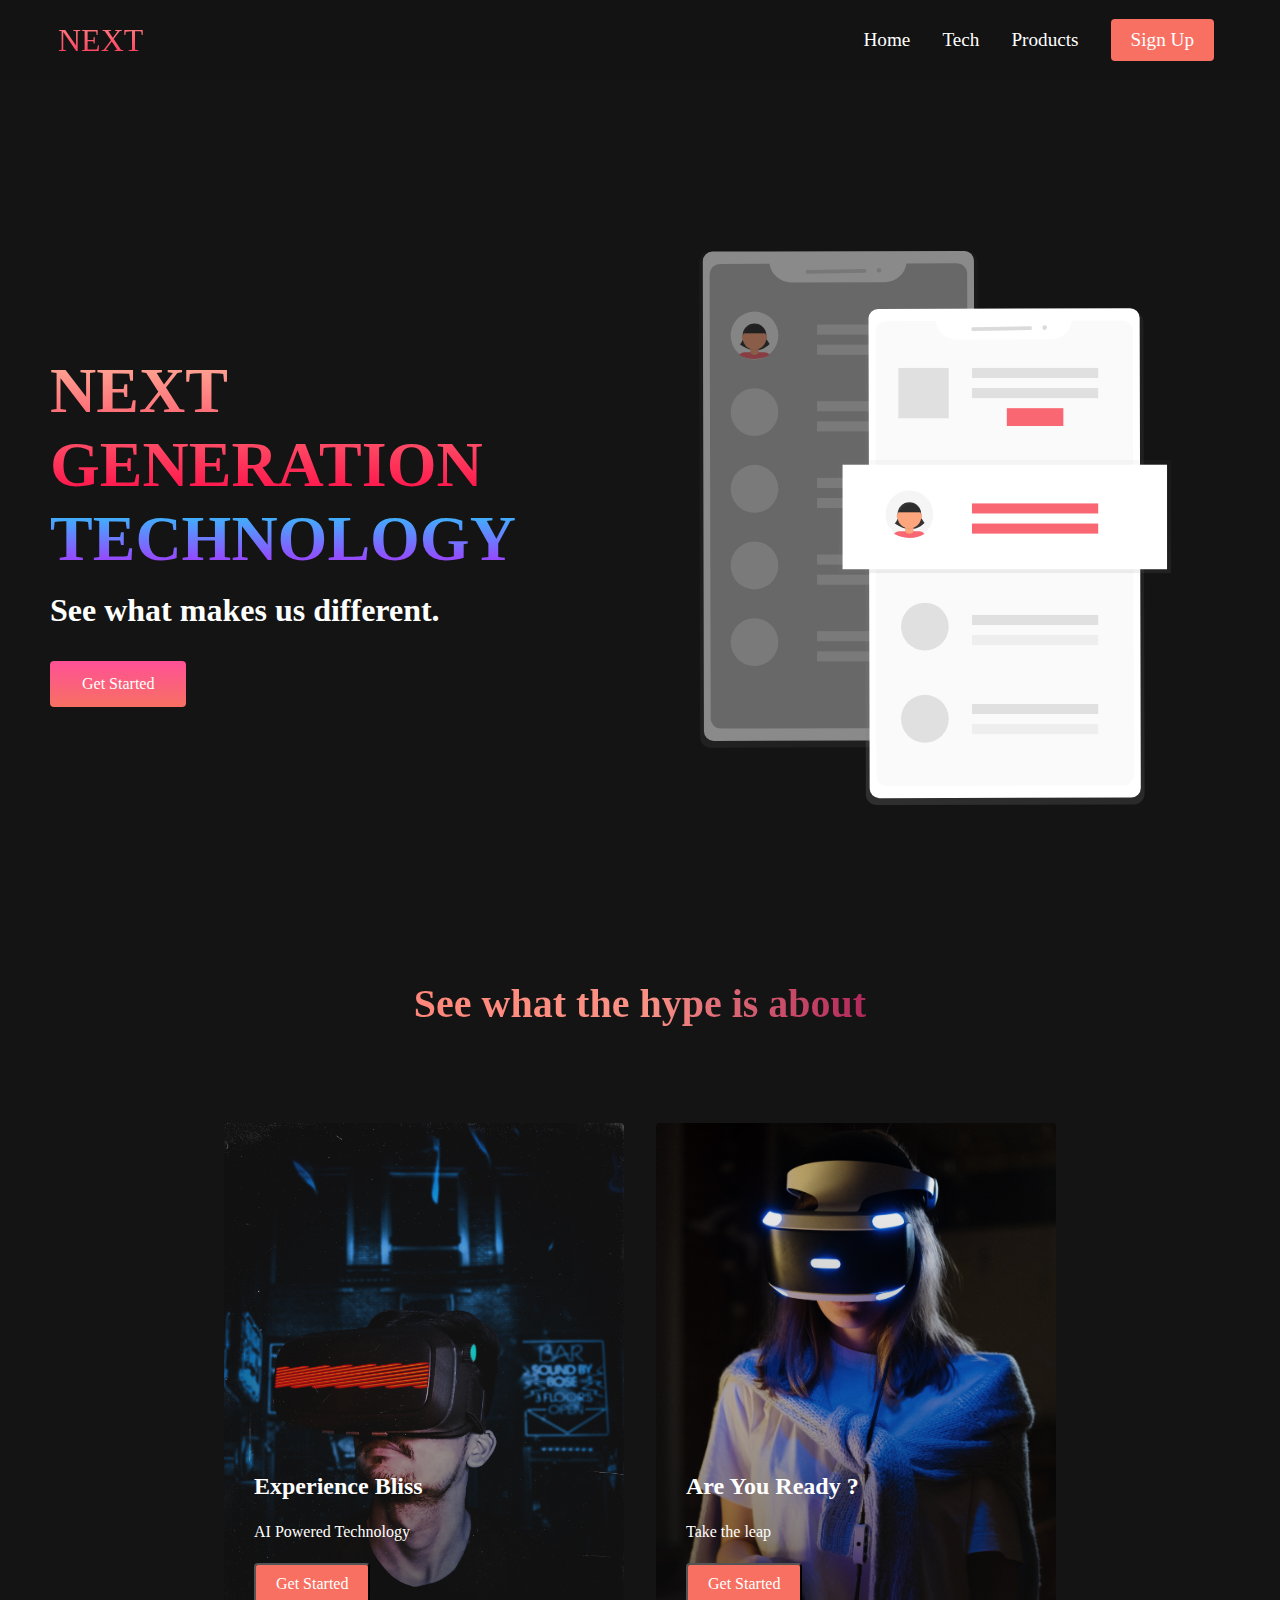
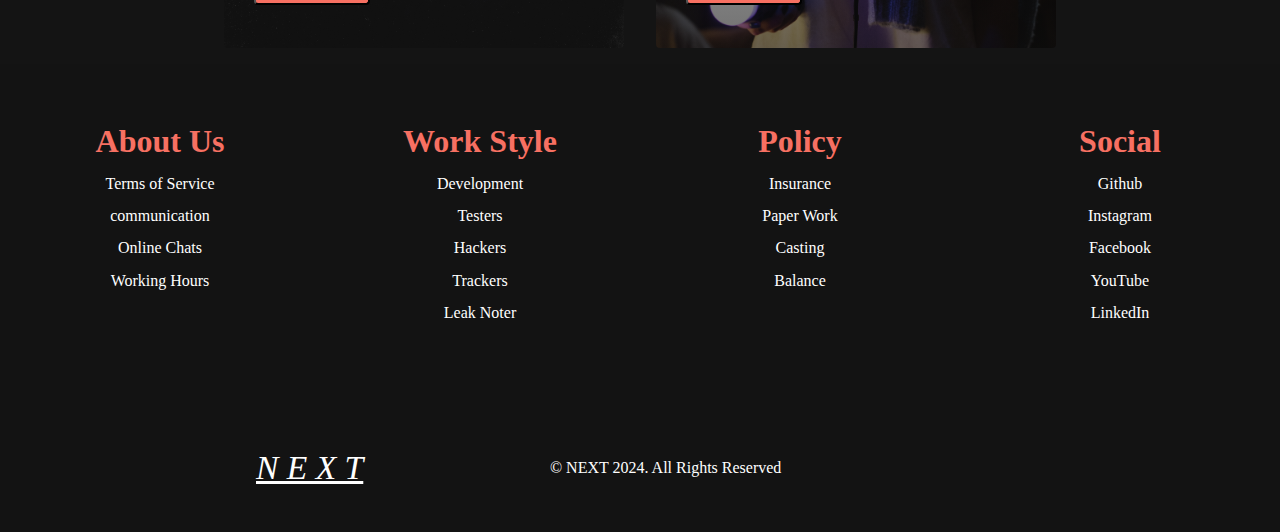
<file: index.html>
<!DOCTYPE html>
<html lang="en">
<head>
    <meta charset="UTF-8">
    <meta http-equiv="X-UA-Compatible" content="IE=7">
    <!-- <meta http-equiv="refresh" content="0; url=http://example.com"> -->
    <meta name="viewport" content="width=device-width, initial-scale=1.0">
    <link rel="preconnect" href="https://fonts.googleapis.com">
    <link rel="preconnect" href="https://fonts.gstatic.com" crossorigin>
    <link href="https://fonts.googleapis.com/css2?family=Nanum+Gothic&display=swap" rel="stylesheet">
    <link rel="stylesheet" href="https://cdnjs.cloudflare.com/ajax/libs/font-awesome/6.5.2/css/all.min.css" integrity="sha512-SnH5WK+bZxgPHs44uWIX+LLJAJ9/2PkPKZ5QiAj6Ta86w+fsb2TkcmfRyVX3pBnMFcV7oQPJkl9QevSCWr3W6A==" crossorigin="anonymous" referrerpolicy="no-referrer" />
    <link rel="stylesheet" href="styles.css">
    <title>NEXT | Home</title>
</head>
<body>

    <nav class="navbar">
        <div class="navbar-container">
            <a href="" id="navbar-logo">
                <i class="fa-solid fa-gem"></i> NEXT
            </a>
            <div class="navbar-toggle" id="mobile-menu">
                <span class="bar"></span>
                <span class="bar"></span>
                <span class="bar"></span>
            </div>
            <ul class="navbar-menu">
                <li class="navbar-item">
                    <a href="/" class="navbar-links">Home</a>
                </li>
                <li class="navbar-item">
                    <a href="/tech.html" class="navbar-links">Tech</a>
                </li>
                <li class="navbar-item">
                    <a href="/" class="navbar-links">Products</a>
                </li>
                <li class="navbar-btn">
                    <a href="https://vishnukumar006.github.io/CodeLeets-Blog.In/" class="button">Sign Up</a>
                </li>
            </ul>
        </div>
    </nav>
    
    <div class="main">
        <div class="main-container">
            <div class="main-content">
                <h1>NEXT GENERATION</h1>
                <h2>TECHNOLOGY</h2>
                <P>See what makes us different.</P>
                <button class="main-btn">
                    <a href="https://vishnukumar006.github.io/CodeLeets.In/">Get Started</a>
                </button>
            </div>

            <div class="main-img-container">
                <img src="pic1.svg" alt="pic" id="main-img">
            </div>
        </div>
    </div>

    <div class="services">
        <h1>See what the hype is about</h1>
        <div class="services-container">
            <div class="services-card">
                <h2>Experience Bliss</h2>
                <p>AI Powered Technology</p>
                <button>Get Started</button>
            </div>

            <div class="services-card">
                <h2>Are You Ready ?</h2>
                <p>Take the leap</p>
                <button>Get Started</button>
            </div>
        </div>
    </div>

    <footer class="footer-main-section">
        <div class="footer-container">
            <div class="footer-box-grid">
                <div class="footer-item-links">
                    <h1>About Us</h1>
                    <div class="item-cells">
                        <li>Terms of Service</li>
                        <li>communication</li>
                        <li>Online Chats</li>
                        <li>Working Hours</li>
                    </div>
                </div>
                <div class="footer-item-links">
                    <h1>Work Style</h1>
                    <div class="item-cells">
                        <li>Development</li>
                        <li>Testers</li>
                        <li>Hackers</li>
                        <li>Trackers</li>
                        <li>Leak Noter</li>
                    </div>
                </div>
                <div class="footer-item-links">
                    <h1>Policy</h1>
                    <div class="item-cells">
                        <li>Insurance</li>
                        <li>Paper Work</li>
                        <li>Casting</li>
                        <li>Balance</li>
                    </div>
                </div>
                <div class="footer-item-links">
                    <h1>Social</h1>
                    <div class="item-cells">
                        <li>Github</li>
                        <li>Instagram</li>
                        <li>Facebook</li>
                        <li>YouTube</li>
                        <li>LinkedIn</li>
                    </div>
                </div>
            </div>

<br/>
    
            <div class="social-media">
                <div class="social-media-wrap">
                    <div class="footer-logo">
                        <a href="/" id="footer-logo">
                            <i class="fas fa-gem"> N E X T</i>
                        </a>
                    </div>
                     <p class="website-right">
                        &#169; NEXT 2024. All Rights Reserved
                     </p>
                     <div class="social-icons">
                        <a href="/" class="social-icon-link" target="_blank">
                            <i class="fab fa-facebook"></i>
                        </a>
                        <a href="/" class="social-icon-link" target="_blank">
                            <i class="fab fa-instagram"></i>
                        </a>
                        <a href="/" class="social-icon-link" target="_blank">
                            <i class="fab fa-youtube"></i>
                        </a>
                        <a href="/" class="social-icon-link" target="_blank">
                            <i class="fab fa-twitter"></i>
                        </a>
                        <a href="/" class="social-icon-link" target="_blank">
                            <i class="fab fa-github"></i>
                        </a>
                     </div>
                </div>
            </div>
        </div>
<br/>
    </footer>

    <script src="script.js"></script>
</body>
</html>
</file>
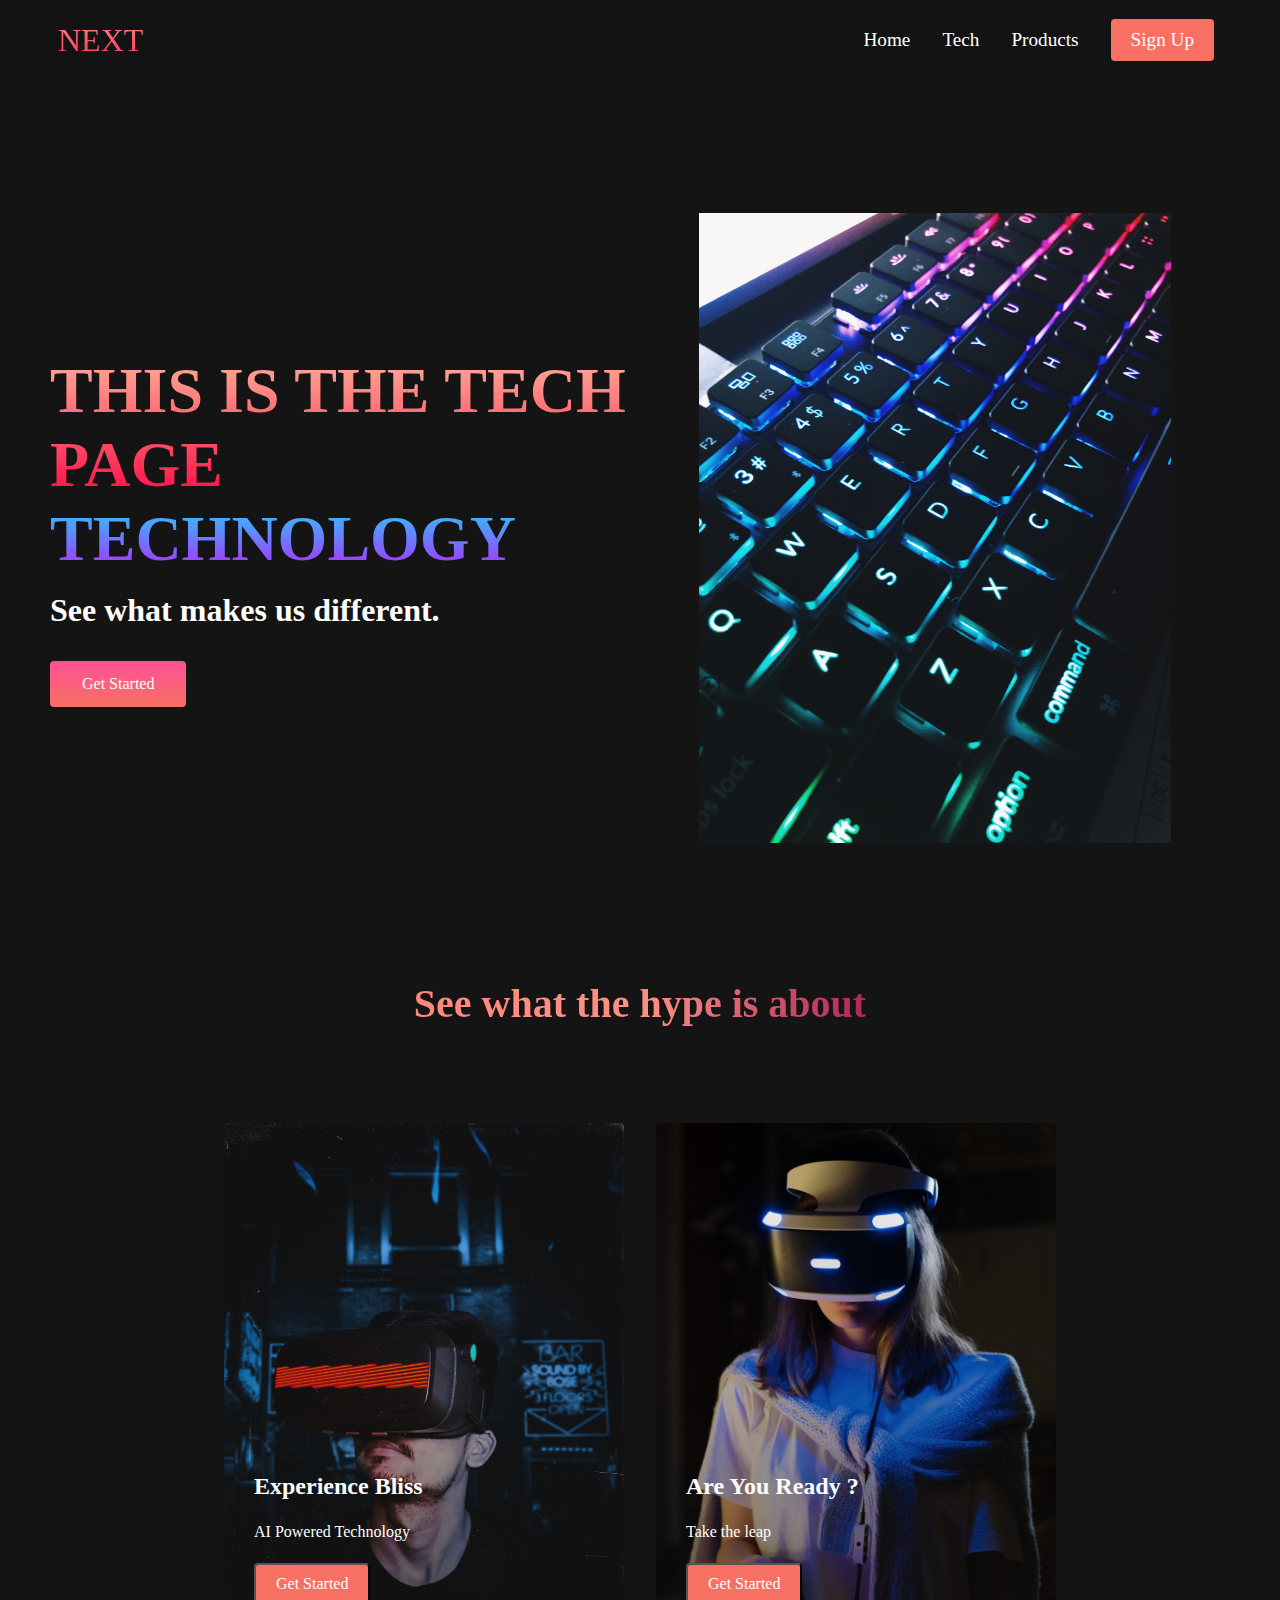
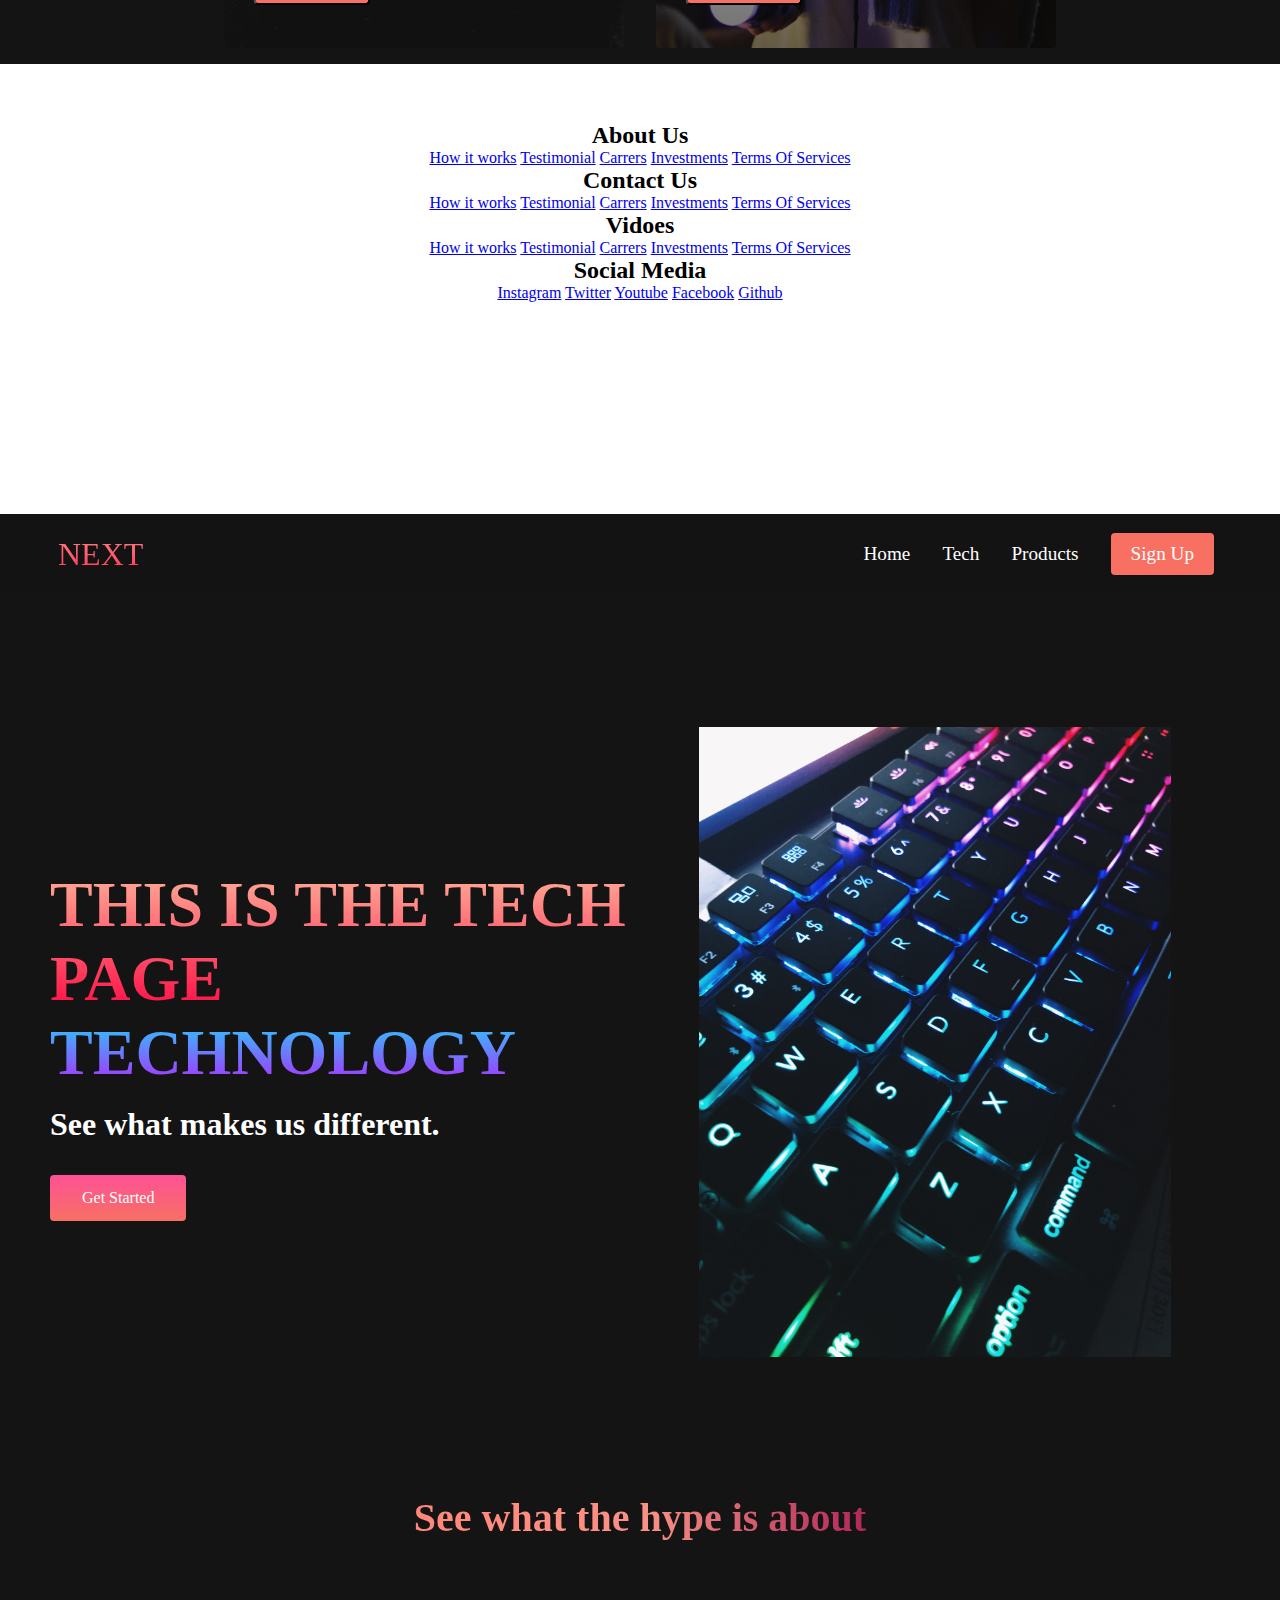
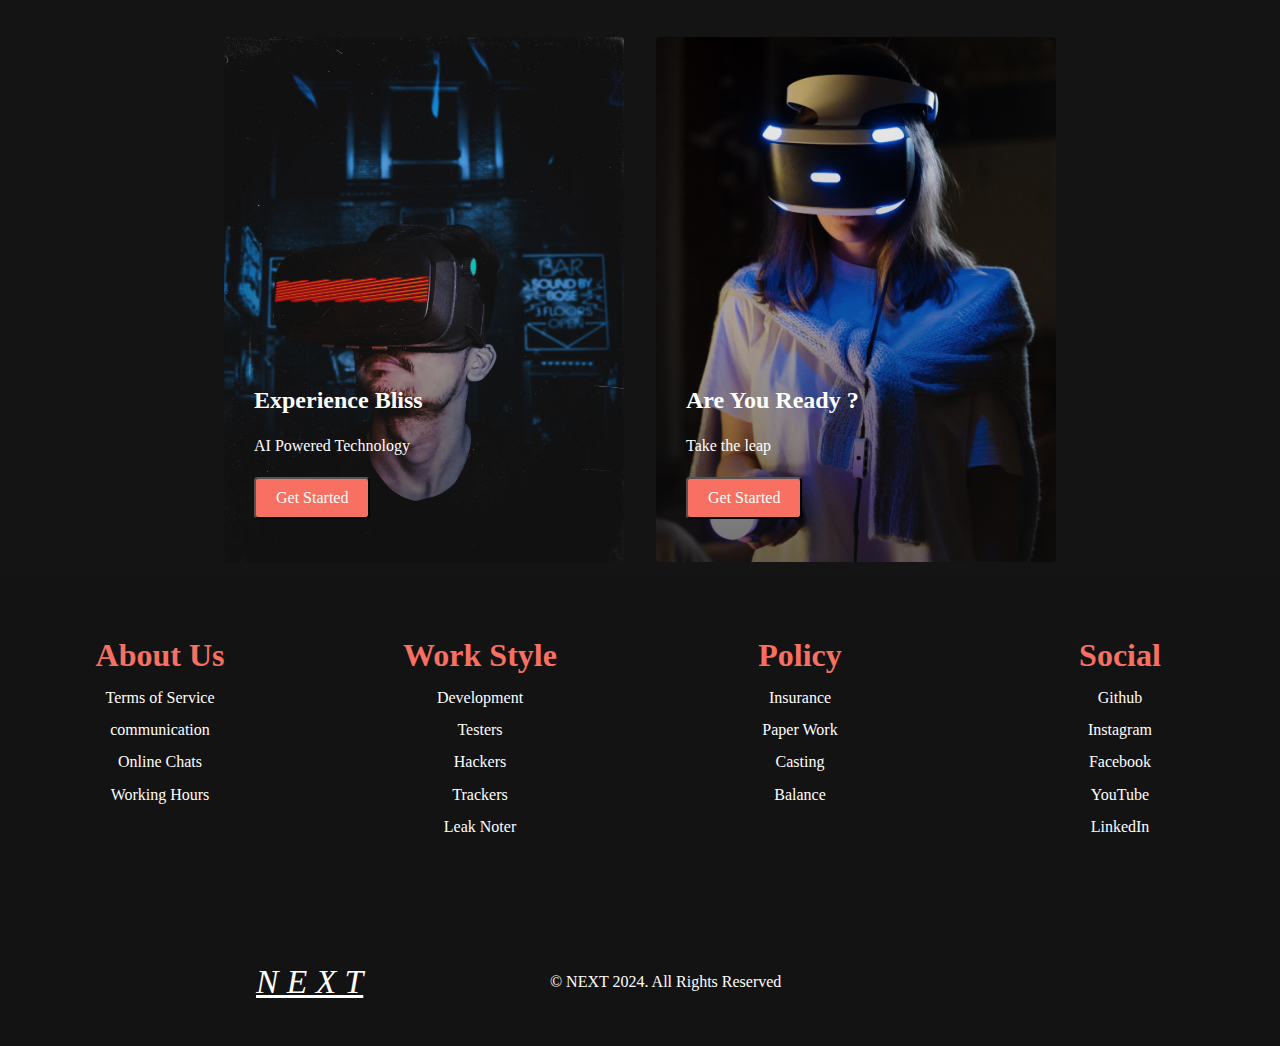
<file: tech.html>
<!DOCTYPE html>
<html lang="en">
<head>
    <meta charset="UTF-8">
    <meta http-equiv="X-UA-Compatible" content="IE=7">
    <!-- <meta http-equiv="refresh" content="0; url=http://example.com"> -->
    <meta name="viewport" content="width=device-width, initial-scale=1.0">
    <link rel="preconnect" href="https://fonts.googleapis.com">
    <link rel="preconnect" href="https://fonts.gstatic.com" crossorigin>
    <link href="https://fonts.googleapis.com/css2?family=Nanum+Gothic&display=swap" rel="stylesheet">
    <link rel="stylesheet" href="https://cdnjs.cloudflare.com/ajax/libs/font-awesome/6.5.2/css/all.min.css" integrity="sha512-SnH5WK+bZxgPHs44uWIX+LLJAJ9/2PkPKZ5QiAj6Ta86w+fsb2TkcmfRyVX3pBnMFcV7oQPJkl9QevSCWr3W6A==" crossorigin="anonymous" referrerpolicy="no-referrer" />
    <link rel="stylesheet" href="styles.css">
    <title>NEXT | Home</title>
</head>
<body>

    <nav class="navbar">
        <div class="navbar-container">
            <a href="" id="navbar-logo">
                <i class="fa-solid fa-gem"></i> NEXT
            </a>
            <div class="navbar-toggle" id="mobile-menu">
                <span class="bar"></span>
                <span class="bar"></span>
                <span class="bar"></span>
            </div>
            <ul class="navbar-menu">
                <li class="navbar-item">
                    <a href="/" class="navbar-links">Home</a>
                </li>
                <li class="navbar-item">
                    <a href="/tech.html" class="navbar-links">Tech</a>
                </li>
                <li class="navbar-item">
                    <a href="/" class="navbar-links">Products</a>
                </li>
                <li class="navbar-btn">
                    <a href="/" class="button">Sign Up</a>
                </li>
            </ul>
        </div>
    </nav>
    
    <div class="main">
        <div class="main-container">
            <div class="main-content">
                <h1>THIS IS THE TECH PAGE</h1>
                <h2>TECHNOLOGY</h2>
                <P>See what makes us different.</P>
                <button class="main-btn">
                    <a href="https://vishnukumar006.github.io/CodeLeets.In/">Get Started</a>
                </button>
            </div>

            <div class="main-img-container">
                <img src="pic2.jpg" alt="pic" id="main-img">
            </div>
        </div>
    </div>

    <div class="services">
        <h1>See what the hype is about</h1>
        <div class="services-container">
            <div class="services-card">
                <h2>Experience Bliss</h2>
                <p>AI Powered Technology</p>
                <button>Get Started</button>
            </div>

            <div class="services-card">
                <h2>Are You Ready ?</h2>
                <p>Take the leap</p>
                <button>Get Started</button>
            </div>
        </div>
    </div>

    <div class="footer-container">
        <div class="footer-links">
            <div class="footer-link-wrapper">
                <div class="footer-links-item">
                    <h2>About Us</h2>
                    <a href="/">How it works</a>
                    <a href="/">Testimonial</a>
                    <a href="/">Carrers</a>
                    <a href="/">Investments</a>
                    <a href="/">Terms Of Services</a>
                </div>
                <div class="footer-links-item">
                    <h2>Contact Us</h2>
                    <a href="/">How it works</a>
                    <a href="/">Testimonial</a>
                    <a href="/">Carrers</a>
                    <a href="/">Investments</a>
                    <a href="/">Terms Of Services</a>
                </div>
            </div>
            <div class="footer-link-wrapper">
                <div class="footer-links-item">
                    <h2>Vidoes</h2>
                    <a href="/">How it works</a>
                    <a href="/">Testimonial</a>
                    <a href="/">Carrers</a>
                    <a href="/">Investments</a>
                    <a href="/">Terms Of Services</a>
                </div>
                <div class="footer-links-item">
                    <h2>Social Media</h2>
                    <a href="/">Instagram</a>
                    <a href="/">Twitter</a>
                    <a href="/">Youtube</a>
                    <a href="/">Facebook</a>
                    <a href="/">Github</a>
                </div>
            </div>
        </div>
        <div class="social-media">
            <div class="social-media-wrap">
                <div class="footer-logo">
                    <a href="/" id="footer-logo">
                        <i class="fas fa-gem"> N E X T</i>
                    </a>
                </div>
                 <p class="website-right">
                    &#169; NEXT 2024. All Rights Reserved
                 </p>
                 <div class="social-icons">
                    <a href="/" class="social-icon-link" target="_blank">
                        <i class="fab fa-facebook"></i>
                    </a>
                    <a href="/" class="social-icon-link" target="_blank">
                        <i class="fab fa-instagram"></i>
                    </a>
                    <a href="/" class="social-icon-link" target="_blank">
                        <i class="fab fa-youtube"></i>
                    </a>
                    <a href="/" class="social-icon-link" target="_blank">
                        <i class="fab fa-twitter"></i>
                    </a>
                    <a href="/" class="social-icon-link" target="_blank">
                        <i class="fab fa-github"></i>
                    </a>
                 </div>
            </div>
        </div>
    </div>

    <script src="script.js"></script>
</body>
</html><!DOCTYPE html>
<html lang="en">
<head>
    <meta charset="UTF-8">
    <meta http-equiv="X-UA-Compatible" content="IE=7">
    <!-- <meta http-equiv="refresh" content="0; url=http://example.com"> -->
    <meta name="viewport" content="width=device-width, initial-scale=1.0">
    <link rel="preconnect" href="https://fonts.googleapis.com">
    <link rel="preconnect" href="https://fonts.gstatic.com" crossorigin>
    <link href="https://fonts.googleapis.com/css2?family=Nanum+Gothic&display=swap" rel="stylesheet">
    <link rel="stylesheet" href="https://cdnjs.cloudflare.com/ajax/libs/font-awesome/6.5.2/css/all.min.css" integrity="sha512-SnH5WK+bZxgPHs44uWIX+LLJAJ9/2PkPKZ5QiAj6Ta86w+fsb2TkcmfRyVX3pBnMFcV7oQPJkl9QevSCWr3W6A==" crossorigin="anonymous" referrerpolicy="no-referrer" />
    <link rel="stylesheet" href="styles.css">
    <title>NEXT | Home</title>
</head>
<body>

    <nav class="navbar">
        <div class="navbar-container">
            <a href="" id="navbar-logo">
                <i class="fa-solid fa-gem"></i> NEXT
            </a>
            <div class="navbar-toggle" id="mobile-menu">
                <span class="bar"></span>
                <span class="bar"></span>
                <span class="bar"></span>
            </div>
            <ul class="navbar-menu">
                <li class="navbar-item">
                    <a href="/" class="navbar-links">Home</a>
                </li>
                <li class="navbar-item">
                    <a href="/tech.html" class="navbar-links">Tech</a>
                </li>
                <li class="navbar-item">
                    <a href="/" class="navbar-links">Products</a>
                </li>
                <li class="navbar-btn">
                    <a href="https://vishnukumar006.github.io/CodeLeets-Blog.In/" class="button">Sign Up</a>
                </li>
            </ul>
        </div>
    </nav>
    
    <div class="main">
        <div class="main-container">
            <div class="main-content">
                <h1>THIS IS THE TECH PAGE</h1>
                <h2>TECHNOLOGY</h2>
                <P>See what makes us different.</P>
                <button class="main-btn">
                    <a href="https://vishnukumar006.github.io/CodeLeets.In/">Get Started</a>
                </button>
            </div>

            <div class="main-img-container">
                <img src="pic2.jpg" alt="pic" id="main-img">
            </div>
        </div>
    </div>

    <div class="services">
        <h1>See what the hype is about</h1>
        <div class="services-container">
            <div class="services-card">
                <h2>Experience Bliss</h2>
                <p>AI Powered Technology</p>
                <button>Get Started</button>
            </div>

            <div class="services-card">
                <h2>Are You Ready ?</h2>
                <p>Take the leap</p>
                <button>Get Started</button>
            </div>
        </div>
    </div>

    <footer class="footer-main-section">
        <div class="footer-container">
            <div class="footer-box-grid">
                <div class="footer-item-links">
                    <h1>About Us</h1>
                    <div class="item-cells">
                        <li>Terms of Service</li>
                        <li>communication</li>
                        <li>Online Chats</li>
                        <li>Working Hours</li>
                    </div>
                </div>
                <div class="footer-item-links">
                    <h1>Work Style</h1>
                    <div class="item-cells">
                        <li>Development</li>
                        <li>Testers</li>
                        <li>Hackers</li>
                        <li>Trackers</li>
                        <li>Leak Noter</li>
                    </div>
                </div>
                <div class="footer-item-links">
                    <h1>Policy</h1>
                    <div class="item-cells">
                        <li>Insurance</li>
                        <li>Paper Work</li>
                        <li>Casting</li>
                        <li>Balance</li>
                    </div>
                </div>
                <div class="footer-item-links">
                    <h1>Social</h1>
                    <div class="item-cells">
                        <li>Github</li>
                        <li>Instagram</li>
                        <li>Facebook</li>
                        <li>YouTube</li>
                        <li>LinkedIn</li>
                    </div>
                </div>
            </div>

<br/>
    
            <div class="social-media">
                <div class="social-media-wrap">
                    <div class="footer-logo">
                        <a href="/" id="footer-logo">
                            <i class="fas fa-gem"> N E X T</i>
                        </a>
                    </div>
                     <p class="website-right">
                        &#169; NEXT 2024. All Rights Reserved
                     </p>
                     <div class="social-icons">
                        <a href="/" class="social-icon-link" target="_blank">
                            <i class="fab fa-facebook"></i>
                        </a>
                        <a href="/" class="social-icon-link" target="_blank">
                            <i class="fab fa-instagram"></i>
                        </a>
                        <a href="/" class="social-icon-link" target="_blank">
                            <i class="fab fa-youtube"></i>
                        </a>
                        <a href="/" class="social-icon-link" target="_blank">
                            <i class="fab fa-twitter"></i>
                        </a>
                        <a href="/" class="social-icon-link" target="_blank">
                            <i class="fab fa-github"></i>
                        </a>
                     </div>
                </div>
            </div>
        </div>
<br/>
    </footer>

    <script src="script.js"></script>
</body>
</html>
</file>
<file: styles.css>
*{
    margin: 0;
    padding: 0;
    box-sizing: border-box;
    font-family: 'Kumbh Sans', 'sans-serif';
    /* background-color: #131313; */

}

.navbar {
    background-color: #131313;
    height: 80px;
    display: flex;
    justify-content: center;
    align-items: center;
    font-size: 1.2rem;
    position: sticky;
    top: 0;
    z-index: 999;
}

.navbar-container{
    display: flex;
    justify-content: space-between;
    height: 80px;
    z-index: 1;
    width: 100%;
    max-width: 1300px;
    margin: 0 auto;
    padding: 0 50px;
}

#navbar-logo{
    background-color: #ff8177;
    background-image: linear-gradient(to top, #ff0844 0%, #ffb199 100%);
    background-size: 100%;
    -webkit-background-clip: text;
    -moz-background-clip: text;
    -webkit-text-fill-color: transparent;
    -moz-text-fill-color: transparent;
    display: flex;
    align-items: center;
    cursor: pointer;
    text-decoration: none;
    font-size: 2rem;
}

.fa-gem {
    margin-right: 0.5rem;
}

.navbar-menu{
    display: flex;
    align-items: center;
    list-style: none;
    text-align: center;
}

.navbar-item{
    height: 80px;
}

.navbar-links{
    color: #fff;
    display: flex;
    align-items: center;
    justify-content: center;
    text-decoration: none;
    padding: 0 1rem;
    height: 100%;
}

.navbar-btn{
    display: flex;
    align-items: center;
    justify-content: center;
    padding: 0 1rem;
    width: 100%;
}

.button{
    display: flex;
    align-items: center;
    justify-content: center;
    text-decoration: none;
    padding: 10px 20px;
    height: 100%;
    width: 100%;
    outline: none;
    border-radius: 4px;
    background-color: #f77062;
    color: #fff;
}

.button:hover{
    background-color: #4837ff;
    transition: all 0.4s linear;
}

.navbar-links:hover{
    color: #f77062;
    transition: all 0.4s linear;
}

@media screen and (max-width: 950px) {
    .navbar-container{
        display: flex;
        justify-content: space-between;
        height: 80px;
        z-index: 1;
        width: 100%;
        max-width: 1300px;
        padding: 0;
    }

    .navbar-menu{
        display: grid;
        grid-template-columns: auto;
        margin: 0;
        width: 100%;
        position: absolute;
        top: -1000px;
        opacity: 0;
        transition: all 0.5s linear;
        height: 50vh;
        z-index: -1;
        background-color: #131313;
    }

    .navbar-menu.active{
        background-color: #131313;
        top: 100%;
        opacity: 1;
        transition: all 0.5s linear;
        z-index: 99;
        height: 50vh;
        font-size: 1.6rem;
    }

    #navbar-logo{
        padding-left: 25px;
    }

    .navbar-toggle .bar{
       width: 25px;
       height: 3px;
       margin: 0.4rem auto;
       transition: all 0.35s ease-in-out;
       background-color: #fff;
    }

    .navbar-item{
        width: 100%;
    }

    .navbar-links{
        text-align: center;
        padding: 2rem;
        width: 100%;
        display: table;
    }

    #mobile-menu{
        position: absolute;
        top: 20%;
        right: 5%;
        transform: translate(5%, 20%);
    }

    .navbar-btn{
        padding-bottom: 2rem;
    }

    .button{
        display: flex;
        justify-content: center;
        align-items: center;
        width: 80%;
        height: 80px;
        margin: 0;
    }

    .navbar-toggle .bar{
        display: block;
        cursor: pointer;
    }

    #mobile-menu.is-active .bar:nth-child(2) {
        opacity: 0;
    }

    #mobile-menu.is-active .bar:nth-child(1) {
        transform: translateY(10px) rotate(45deg);
    }

    #mobile-menu.is-active .bar:nth-child(3) {
        transform: translateY(-9px) rotate(-45deg);
    }
}

.main{
    background-color: #141414;
}

.main-container{
    display: grid;
    grid-template-columns: 1fr 1fr;
    align-items: center;
    justify-self: center;
    margin: 0 auto;
    height: 100vh;
    background-color: #141414;
    z-index: 1;
    width: 100%;
    max-width: 1300px;
    padding: 0 50px;
}

.main-content h1{
    font-size: 4rem;
    background-color: #ff8177;
    background-image: linear-gradient(to top, #ff0844 0%, #ffb199 100%);
    background-size: 100%;
    -webkit-background-clip: text;
    -moz-background-clip: text;
    -webkit-text-fill-color: transparent;
    -moz-text-fill-color: transparent;
}

.main-content h2{
    font-size: 4rem;
    background-color: #ff8177;
    background-image: linear-gradient(to top, #b721ff 0%, #21d4fd 100%);
    background-size: 100%;
    -webkit-background-clip: text;
    -moz-background-clip: text;
    -webkit-text-fill-color: transparent;
    -moz-text-fill-color: transparent;
}

.main-content p{
    margin-top: 1rem;
    font-size: 2rem;
    font-weight: bold;
    font-family: 'Kumbh Sans', 'sans-serif';
    /* font-family: "Nanum Gothic", sans-serif; */
    color: #fff;
}

.main-btn a{
    text-decoration: none;
    color: #fff;
    position: relative;
    z-index: 2;
}

.main-btn{
    font-size: 1rem;
    background-image: linear-gradient(to top, #f77062 0%, #fe5196 100%);
    padding: 14px 32px;
    border: none;
    border-radius: 4px;
    color: #fff;
    margin-top: 2rem;
    cursor: pointer;
    position: relative;
    transition: all 0.4s linear;
    outline: none;
}

.main-btn::after{
    position: absolute;
    content: "";
    top: 0;
    left: 0;
    width: 0;
    height: 100%;
    background-color: #4837ff;
    transition: all 0.4s linear;
    border-radius: 4px;
}

.main-btn:hover{
    color: #fff;
}

.main-btn:hover:after{
    width: 100%;
}

.main-img-container{
    text-align: center;
}

#main-img{
    height: 80%;
    width: 80%;
    /* background-color: #141414; */
}

@media screen and (max-width: 900px) {
    .main-container{
        display: grid;
        grid-template-columns: auto;
        align-items: center;
        justify-self: center;
        width: 100%;
        margin: 0 auto;
        /* height: 100vh; */
        /* background-color: #141414; */
    }

    .main-content{
        text-align: center;
        margin-bottom: 4rem;
    }

    .main-content h1{
        font-size: 2.5rem;
        margin-top: 2rem;
    }

    .main-content h2{
        font-size: 3rem;
    }

    .main-content p{
        font-size: 1.5rem;
        margin-top: 1rem;
    }
}

@media screen and (max-width: 480px) {
    .main-content h1{
        font-size: 2rem;
        margin-top: 3rem;
    }

    .main-content h2{
        font-size: 2rem;
    }

    .main-content p{
        font-size: 1.5rem;
        margin-top: 2rem;
    }

    .main-btn{
        padding: 12px 36px;
        margin: 2.5rem 0;
    }
}

.services{
    background-color: #141414;
    display: flex;
    flex-direction: column;
    align-items: center;
    /* height: 100vh; */
}

.services h1{
    background-color: #ff8177;
    background-image: linear-gradient(to right, 
    #ff8177 0%, 
    #ff867a 0%, 
    #ff8c7f 21%, 
    #f99185 52%, 
    #cf556c 78%, 
    #b1285b 100%);
    background-size: 100%;
    margin-bottom: 5rem;
    font-size: 2.5rem;
    -webkit-background-clip: text;
    -moz-background-clip: text;
    -webkit-text-fill-color: transparent;
    -moz-text-fill-color: transparent;
}

.services-container{
    display: flex;
    justify-content: center;
    flex-wrap: wrap;
}

.services-card{
    margin: 1rem;
    height: 525px;
    width: 400px;
    border-radius: 4px;
    background-image: linear-gradient(to bottom, rgba(0, 0, 0, 0) 0%, rgba(17, 17, 17, 0.6) 100%), url('pic3.jpg');
    background-size: cover;
    position: relative;
    color: #fff;
}

.services-card:nth-child(2) {
    background-image: linear-gradient(to bottom, rgba(0, 0, 0, 0) 0%, rgba(17, 17, 17, 0.6) 100%), url('pic4.jpg');
}

.services h2{
    position: absolute;
    top: 350px;
    left: 30px;
}

.services-card p{
    position: absolute;
    top: 400px;
    left: 30px;
}

.services-card button{
    color: #fff;
    padding: 10px 20px;
    outline: none;
    border-radius: 4px;
    background-color: #f77062;
    position: absolute;
    top: 440px;
    left: 30px;
    font-size: 1rem;
    cursor: pointer;
}

.services-card:hover{
    transform: scale(1.075);
    transition: all 0.3s linear;
    cursor: pointer;
}

@media screen and (max-width: 950px) {
    .services h1{
        font-size: 2.5rem;
        margin-top: 12rem;
    }
}

@media screen and (max-width: 480px) {
    .services h1{
        font-size: 1.7rem;
    }

    .services-card{
        width: 300px;
    }
}

.social-icon-link{
    color: #fff;
    font-size: 24px;
}

.social-media{
    width: 60%;
    margin: 0 auto;
}

.social-media-wrap{
    display: flex;
    justify-content: space-between;
    align-items: center;
    width: 100%;
    margin: 0 auto;
}

.social-icons{
    display: flex;
    justify-content: space-between;
    align-items: center;
    gap: 1rem;
}

.social-icon-link:hover{
    color: #f77062;
    transition: all 0.35s linear;
}

.social-logo{
    color: #fff;
    justify-self: flex-start;
    margin-left: 20px;
    cursor: pointer;
    text-decoration: none;
    font-size: 2rem;
    display: flex;
    align-items: center;
    margin-bottom: 16px;
}

.website-right{
    color: #fff;
}

.footer-main-section{
    background-color: #131313;
}

.footer-container{
    min-height: 50vh;
    display: grid;
    align-items: center;
    text-align: center;
    max-width: 1300px;
    margin: 0 auto;
}

#footer-logo{
    color: #fff;
    font-size: 2.1rem;
}

.footer-box-grid{
    display: grid;
    grid-template-columns: repeat(4, 1fr);
    justify-content: center;
}

.footer-box-grid h1{
    color: #fff;
    margin-top: 2rem;
    text-align: center;
    color: #f77062;
}

.footer-box-grid li{
    color: #fff;
    margin-top: 0.9rem;
    list-style: none;
    text-align: center;
}

.footer-box-grid li:hover{
    color: #c5c5c5;
    cursor: pointer;
}

@media screen and (max-width: 1050px) {
    .footer-box-grid{
        display: grid;
        grid-template-columns: repeat(1, 1fr);
    }

    .social-media-wrap{
        display: flex;
        flex-direction: column;
        justify-content: center;
        align-items: center;
        text-align: center;
        gap: 1.5rem;
        margin-top: 3rem;
    }

    .footer-box-grid h1{
        text-align: left;
        margin-left: 2rem;
    }
    
    .footer-box-grid li{
        text-align: left;
        margin-left: 2rem;
    }
}

@media screen and (max-width: 600px) {
    .footer-box-grid{
        display: grid;
        grid-template-columns: repeat(1, 1fr);
    }

    .footer-box-grid h1{
        text-align: left;
        margin-left: 2rem;
    }
    
    .footer-box-grid li{
        text-align: left;
        margin-left: 2rem;
    }
}
</file>
